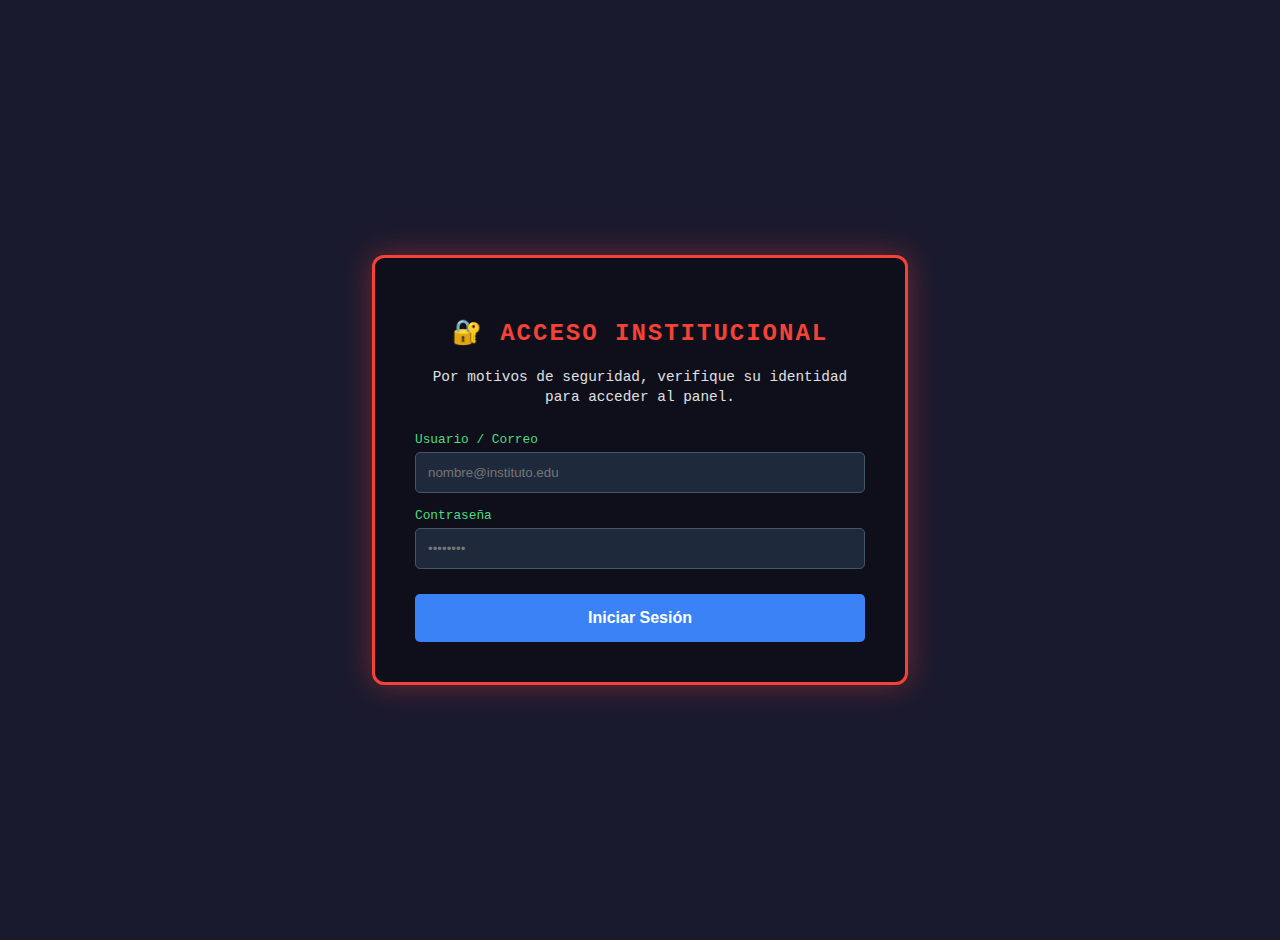
<file: index.html>
<!DOCTYPE html>
<html lang="es">
<head>
    <meta charset="UTF-8">
    <meta name="viewport" content="width=device-width, initial-scale=1.0">
    <title>Iniciando Protocolo ATLAS</title>
    <!-- REDIRECCIÓN INMEDIATA AL PRÓLOGO (LA BROMA) -->
    <script>
        (function () {
            const KEY = 'INSTITUTO_PRANK_DONE_V1';
            try {
                if (localStorage.getItem(KEY) === '1') {
                    window.location.replace('./game.html');
                    return;
                }
            } catch (e) {
                // Si el entorno bloquea localStorage, seguimos con la simulación.
            }
            window.location.replace('./prank_login.html');
        })();
    </script>
</head>
<body style="background-color: #1a1a2e; color: #fff; text-align: center; padding-top: 50px; font-family: monospace;">
    <h1>Cargando Protocolo de Inicio...</h1>
    <p>Si la redirección no funciona, por favor abra el archivo 'prank_login.html'.</p>
</body>
</html>
</file>
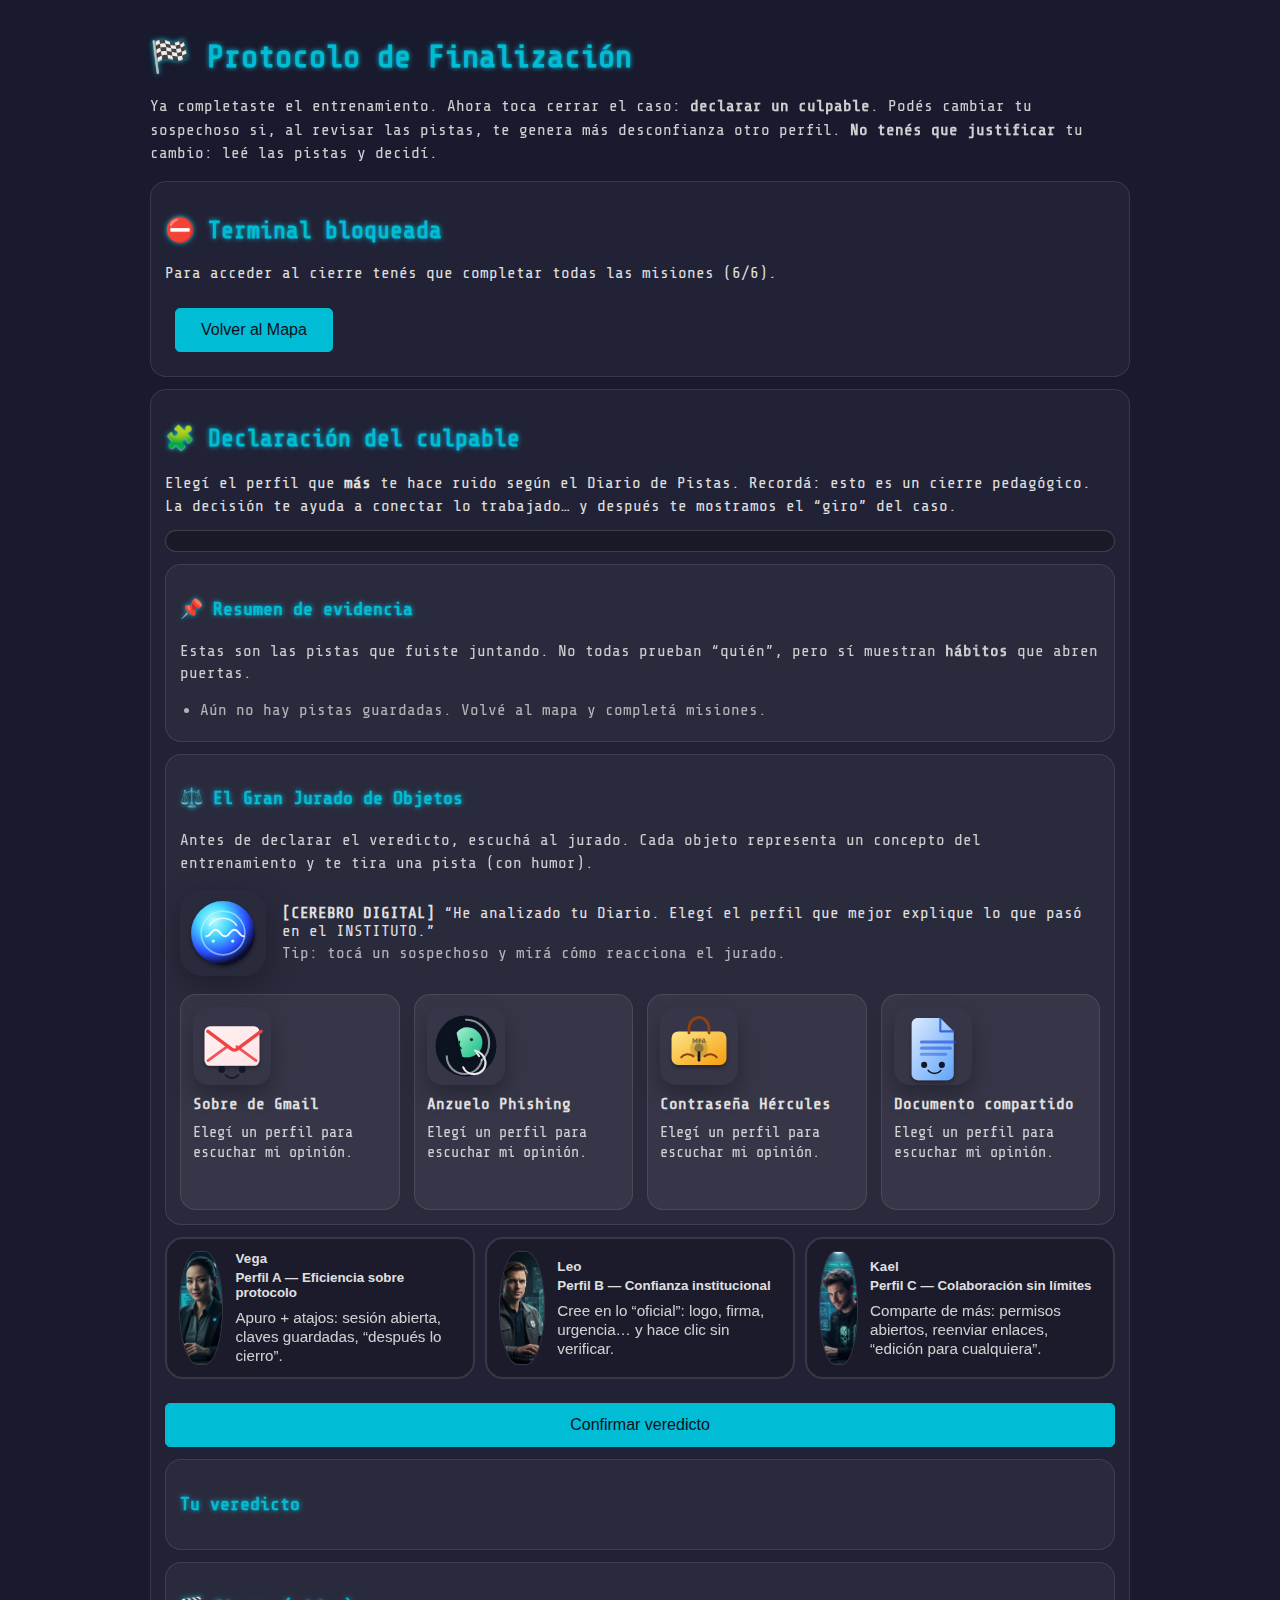
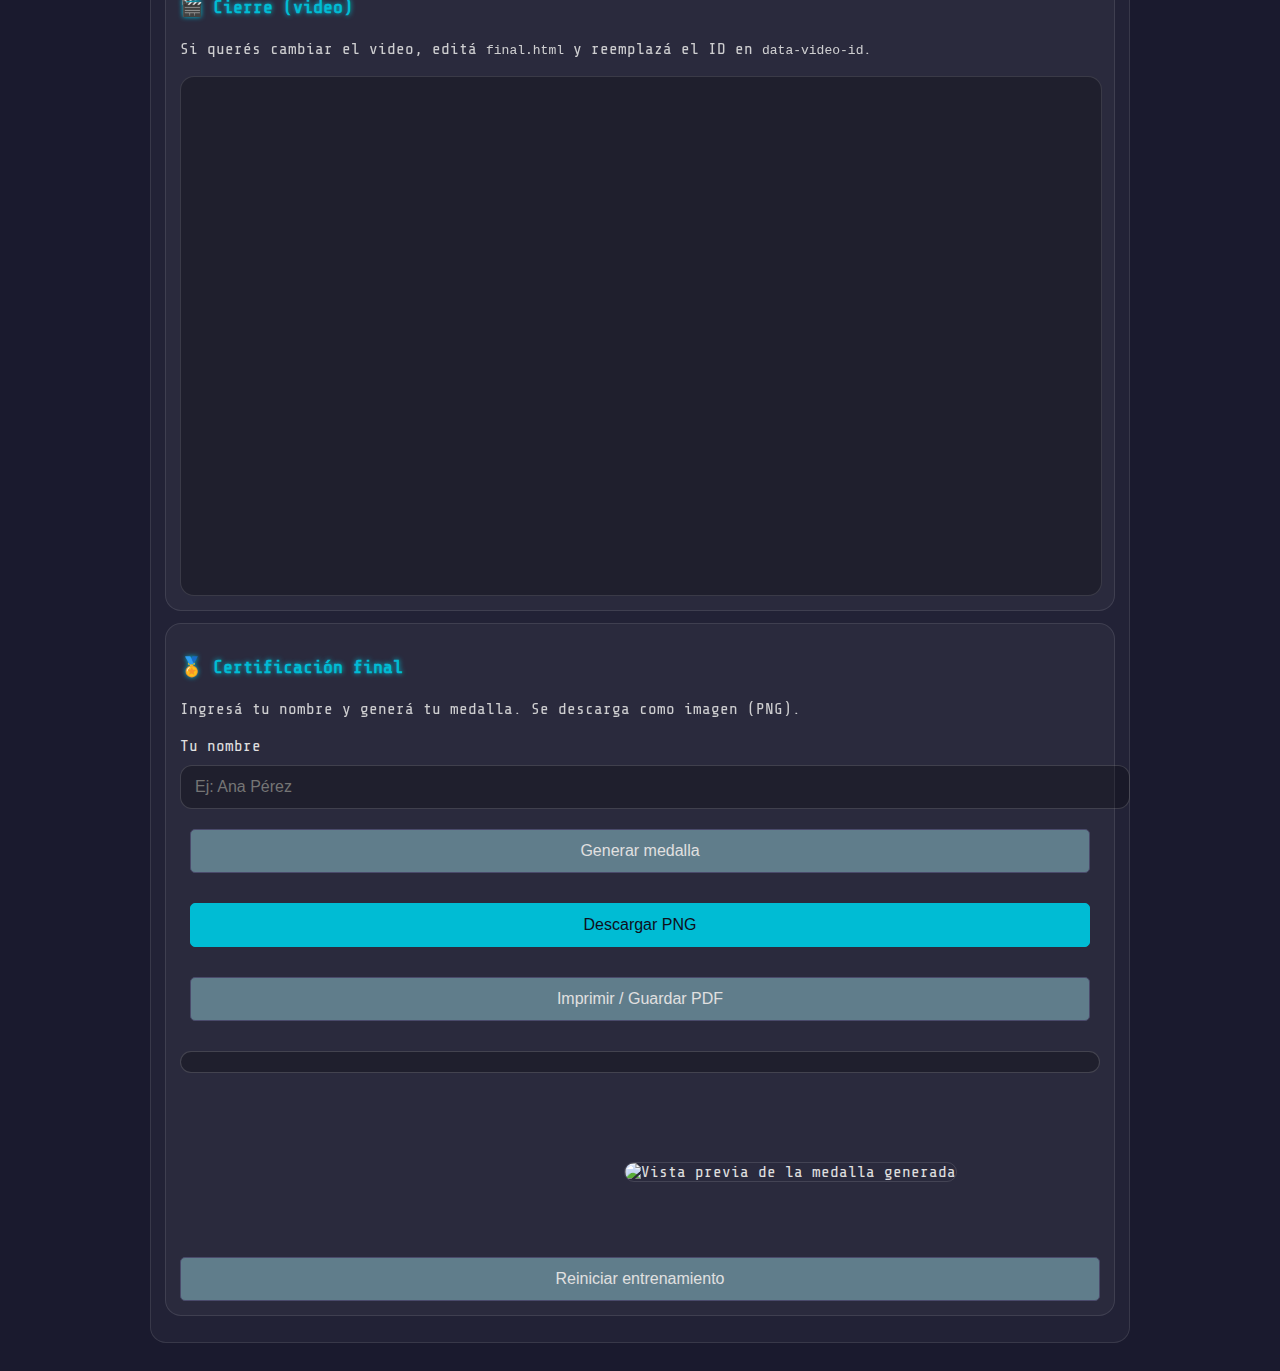
<file: final.html>
<!DOCTYPE html>
<html lang="es">
<head>
  <meta charset="utf-8" />
  <meta name="viewport" content="width=device-width,initial-scale=1" />
  <title>Operación "Aula Segura" — Cierre del Caso</title>
  <link rel="stylesheet" href="style.css" />
</head>
<body data-page="final">
  <main id="final-page" class="final-wrapper">
    <header class="final-header">
      <h1>🏁 Protocolo de Finalización</h1>
      <p class="final-sub">
        Ya completaste el entrenamiento. Ahora toca cerrar el caso: <b>declarar un culpable</b>.
        Podés cambiar tu sospechoso si, al revisar las pistas, te genera más desconfianza otro perfil.
        <b>No tenés que justificar</b> tu cambio: leé las pistas y decidí.
      </p>
    </header>

    <section id="final-locked" class="final-card hidden">
      <h2>⛔ Terminal bloqueada</h2>
      <p>Para acceder al cierre tenés que completar todas las misiones (6/6).</p>
      <button id="go-back-map" class="btn primary" type="button">Volver al Mapa</button>
    </section>

    <section id="final-unlocked" class="final-card hidden">
      <h2>🧩 Declaración del culpable</h2>
      <p class="final-instructions">
        Elegí el perfil que <b>más</b> te hace ruido según el Diario de Pistas. Recordá: esto es un cierre pedagógico.
        La decisión te ayuda a conectar lo trabajado… y después te mostramos el “giro” del caso.
      </p>

      <div id="final-hint" class="final-hint hidden" role="alert"></div>

      
      <section id="evidence-summary" class="final-card">
        <h3>📌 Resumen de evidencia</h3>
        <p class="final-note">Estas son las pistas que fuiste juntando. No todas prueban “quién”, pero sí muestran <b>hábitos</b> que abren puertas.</p>
        <ul id="evidence-list" class="evidence-list"></ul>
      </section>

      <section id="jury-section" class="final-card">
        <h3>⚖️ El Gran Jurado de Objetos</h3>
        <p class="final-note">
          Antes de declarar el veredicto, escuchá al jurado. Cada objeto representa un concepto del entrenamiento y te tira una pista (con humor).
        </p>

        <div class="jury-head">
          <img src="cerebro_digital.svg" class="jury-lead-img" alt="Cerebro Digital" />
          <div class="jury-lead-text">
            <p><b>[CEREBRO DIGITAL]</b> “He analizado tu Diario. Elegí el perfil que mejor explique lo que pasó en el INSTITUTO.”</p>
            <p class="muted">Tip: tocá un sospechoso y mirá cómo reacciona el jurado.</p>
          </div>
        </div>

        <div class="jury-grid" aria-label="Jurado de objetos">
          <div class="jury-card">
            <img src="gmail_obj.svg" alt="Gmail Parlante" />
            <p class="jury-name">Sobre de Gmail</p>
            <p id="jury-gmail" class="jury-line">Elegí un perfil para escuchar mi opinión.</p>
          </div>
          <div class="jury-card">
            <img src="anzuelo_phishing.svg" alt="Anzuelo de Phishing" />
            <p class="jury-name">Anzuelo Phishing</p>
            <p id="jury-phishing" class="jury-line">Elegí un perfil para escuchar mi opinión.</p>
          </div>
          <div class="jury-card">
            <img src="password_hercules.svg" alt="Contraseña Hércules" />
            <p class="jury-name">Contraseña Hércules</p>
            <p id="jury-password" class="jury-line">Elegí un perfil para escuchar mi opinión.</p>
          </div>
          <div class="jury-card">
            <img src="documento_wps.svg" alt="Documento Compartido" />
            <p class="jury-name">Documento compartido</p>
            <p id="jury-doc" class="jury-line">Elegí un perfil para escuchar mi opinión.</p>
          </div>
        </div>
      </section>

<div id="suspect-cards" class="suspect-grid" aria-label="Selección de sospechoso"></div>

      <button id="btn-confirm-verdict" class="btn primary wide-btn" type="button">
        Confirmar veredicto
      </button>

      <section id="verdict-area" class="final-card hidden" aria-live="polite">
        <h3 id="verdict-title">Tu veredicto</h3>
        <div id="verdict-body"></div>
      </section>

      <section id="final-video" class="final-card hidden">
        <h3>🎬 Cierre (video)</h3>
        <p class="final-note">
          Si querés cambiar el video, editá <code>final.html</code> y reemplazá el ID en <code>data-video-id</code>.
        </p>
        <!-- CAMBIAR ESTE ID POR EL VIDEO QUE QUIERAS (solo el ID, no el link completo) -->
        <div class="video-wrap">
          <iframe
            id="final-youtube-iframe"
            title="Video de cierre"
            data-video-id="ZbT5b0vhKEU"
            src=""
            frameborder="0"
            allow="accelerometer; autoplay; clipboard-write; encrypted-media; gyroscope; picture-in-picture; web-share"
            allowfullscreen
          ></iframe>
        </div>
      </section>

      <section id="medal-section" class="final-card hidden">
        <h3>🏅 Certificación final</h3>
        <p id="rango-usuario" class="rank-line"></p>
        <p class="final-note">Ingresá tu nombre y generá tu medalla. Se descarga como imagen (PNG).</p>

        <div class="medal-controls">
          <label class="medal-label" for="player-name">Tu nombre</label>
          <input id="player-name" class="medal-input" type="text" placeholder="Ej: Ana Pérez" maxlength="40" />
          <button id="btn-generate-medal" class="btn secondary" type="button">Generar medalla</button>
          <button id="btn-download-medal" class="btn primary hidden" type="button">Descargar PNG</button>
          <button id="btn-print-certificate" class="btn ghost hidden" type="button">Imprimir / Guardar PDF</button>
          <div id="medal-msg" class="final-hint" aria-live="polite"></div>
        </div>

        <div class="medal-preview-wrap">
          <canvas id="medal-canvas" class="hidden" aria-hidden="true"></canvas>
          <a id="medal-open-link" class="hidden" target="_blank" rel="noopener">
          <img id="medal-preview" class="hidden" alt="Vista previa de la medalla generada" />
        </a>
        </div>

        <button id="btn-restart-training" class="btn ghost wide-btn" type="button">
          Reiniciar entrenamiento
        </button>
      </section>
    </section>
  </main>

  <script src="script.js"></script>
</body>
</html>
</file>
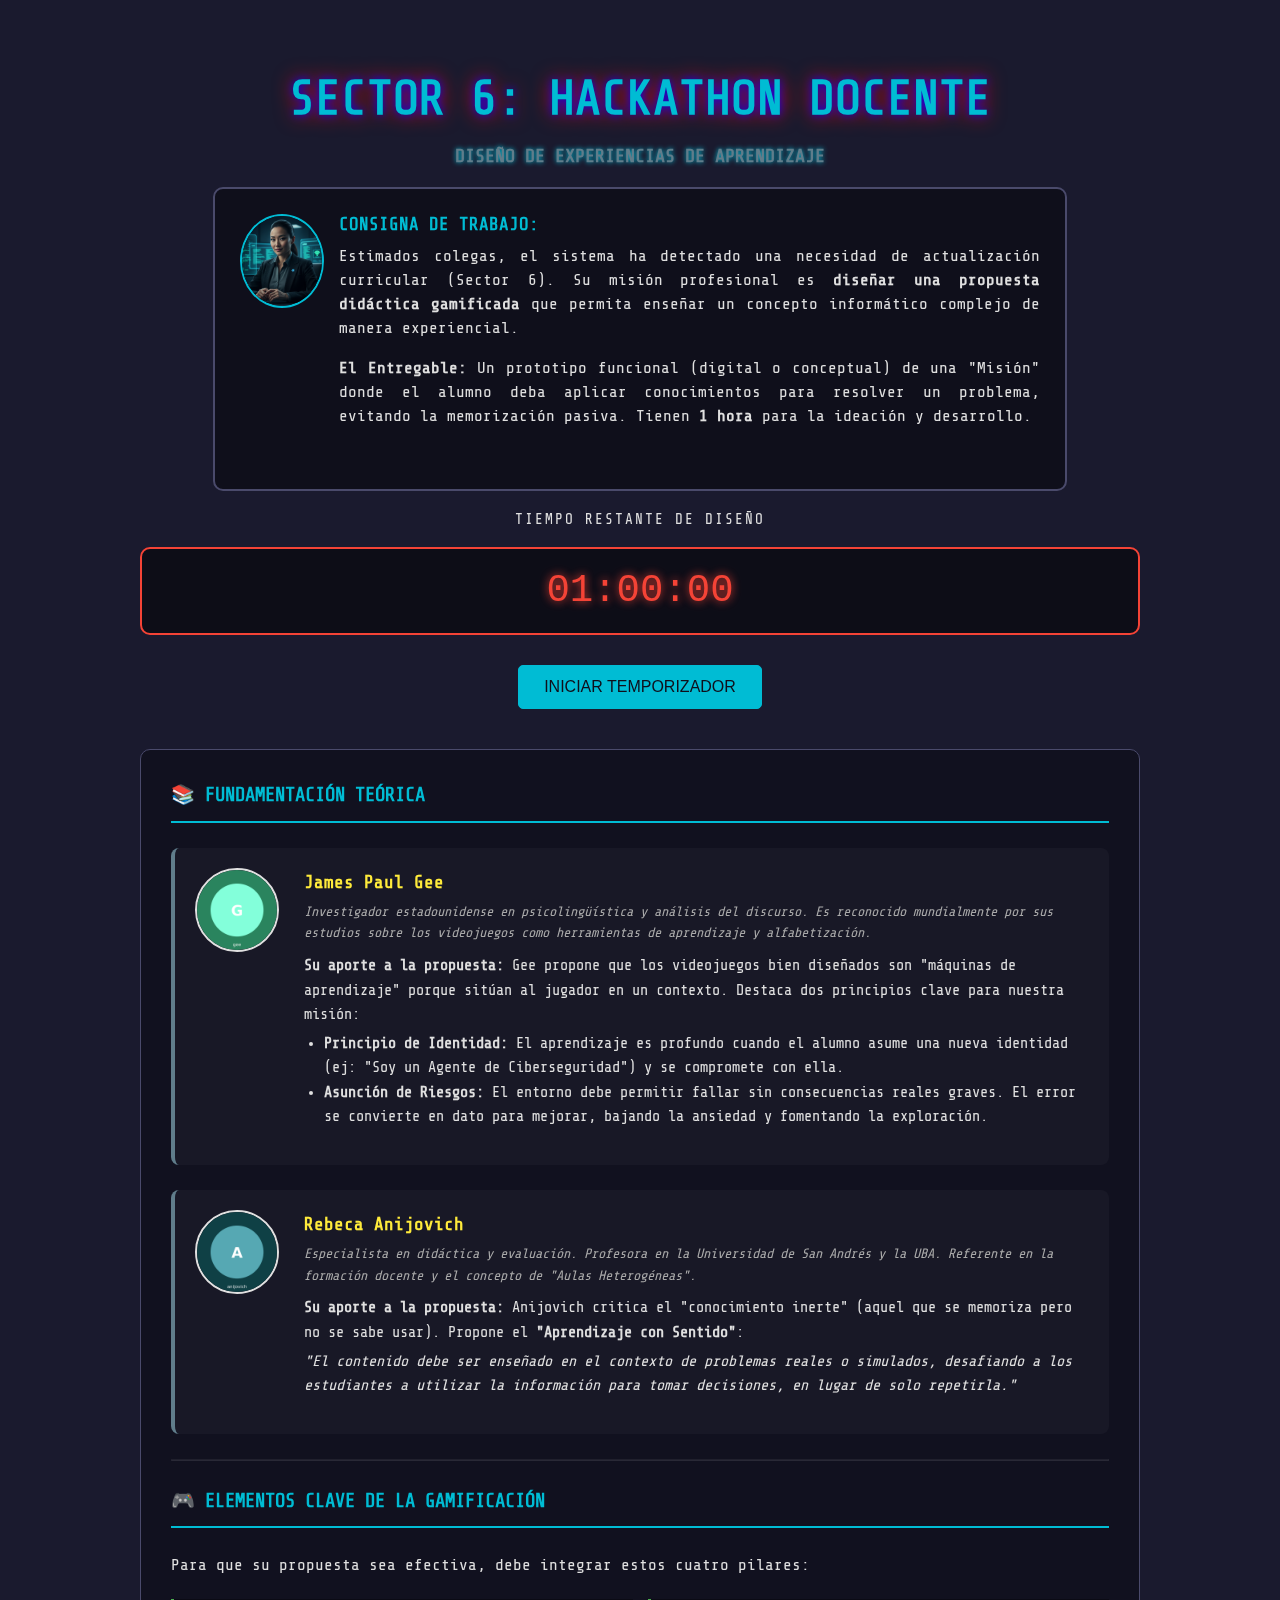
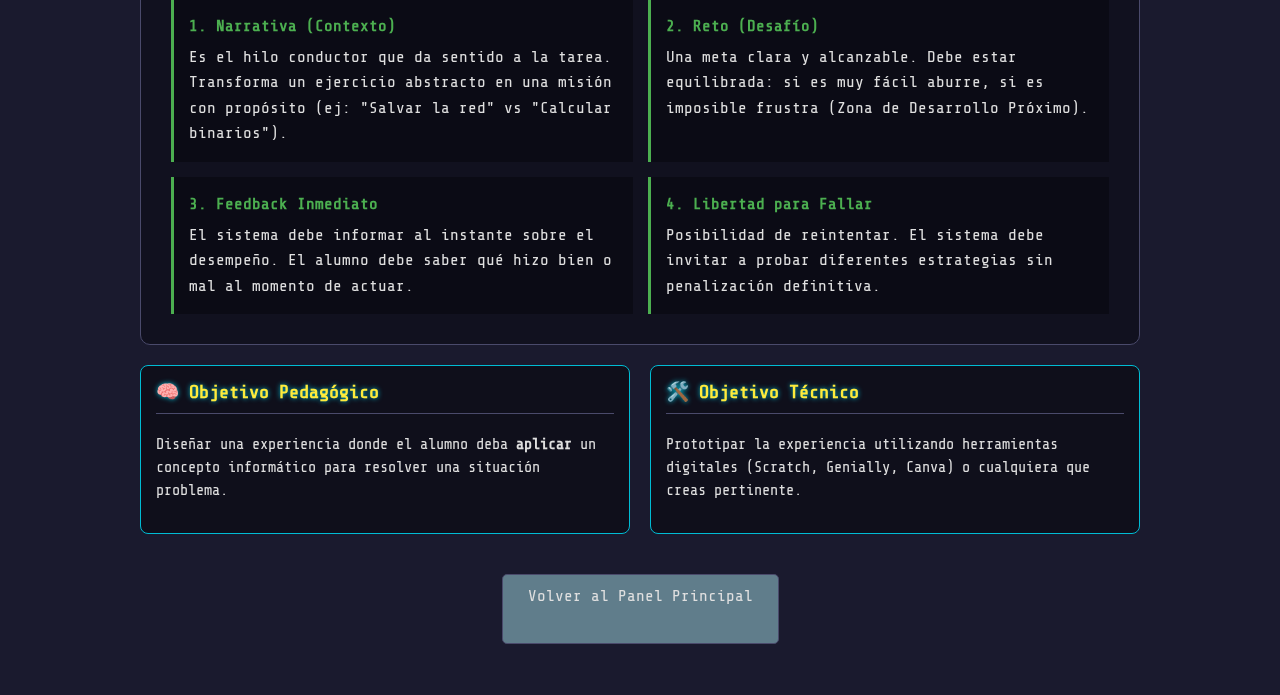
<file: mission6.html>
<!DOCTYPE html>
<html lang="es">
<head>
    <meta charset="utf-8" />
    <meta name="viewport" content="width=device-width,initial-scale=1" />
    <title>Sector 6: Protocolo Arquitecto</title>
    <link rel="stylesheet" href="style.css" />
    <style>
        .hackathon-container { max-width: 1000px; margin: 0 auto; padding: 20px; }
        .timer-box {
            background: rgba(0,0,0,0.5); border: 2px solid var(--error); color: var(--error);
            font-size: 3em; padding: 20px; margin: 20px 0; border-radius: 10px;
            font-family: monospace; text-shadow: 0 0 10px var(--error);
        }
        .obj-grid {
            display: grid; grid-template-columns: repeat(auto-fit, minmax(250px, 1fr));
            gap: 20px; margin-top: 20px; text-align: left;
        }
        .card { background: var(--dark-bg); border: 1px solid var(--primary); padding: 15px; border-radius: 8px; }
        .card h3 { color: var(--accent); margin-top: 0; border-bottom: 1px solid var(--line); padding-bottom: 10px; }
        .card p { font-size: 0.95em; line-height: 1.5; }

        /* ESTILOS PEDAGÓGICOS FORMALES */
        .pedagogy-section {
            background-color: rgba(15, 15, 27, 0.8);
            border: 1px solid var(--line);
            border-radius: 10px;
            padding: 30px;
            margin-top: 30px;
            text-align: left;
            line-height: 1.6;
        }
        .pedagogy-section h4 { 
            color: var(--primary); 
            margin-top: 0; 
            text-transform: uppercase; 
            border-bottom: 2px solid var(--primary); 
            padding-bottom: 10px; 
            margin-bottom: 25px;
            font-size: 1.2em;
        }
        
        .author-profile {
            display: flex;
            align-items: flex-start;
            margin-bottom: 25px;
            background: rgba(255, 255, 255, 0.03);
            padding: 20px;
            border-radius: 8px;
            border-left: 4px solid var(--secondary);
        }
        .author-avatar {
            width: 80px;
            height: 80px;
            border-radius: 50%;
            object-fit: cover;
            margin-right: 25px;
            border: 2px solid var(--text-color);
            flex-shrink: 0;
        }
        .author-text h5 { margin: 0 0 5px 0; font-size: 1.1em; color: var(--accent); }
        .author-bio { font-size: 0.85em; color: #aaa; margin-bottom: 10px; font-style: italic; }
        .author-concept { font-size: 0.95em; color: var(--text-color); }

        .principles-grid {
            display: grid;
            grid-template-columns: 1fr 1fr;
            gap: 15px;
            margin-top: 20px;
        }
        .principle-item {
            background: rgba(0,0,0,0.3);
            padding: 15px;
            border-left: 3px solid var(--success);
        }
        .principle-item strong { display: block; color: var(--success); margin-bottom: 5px; }

        @media (max-width: 700px) { 
            .principles-grid { grid-template-columns: 1fr; } 
            .author-profile { flex-direction: column; align-items: center; text-align: center; }
            .author-avatar { margin: 0 0 15px 0; }
        }
    </style>
</head>
<body>
    <canvas id="gridbg" style="position:fixed; top:0; left:0; width:100%; height:100%; z-index:-1; opacity:0.1;"></canvas>

    <section class="screen active" style="display:flex; flex-direction:column; overflow-y:auto;">
        <div class="hackathon-container">
            <h1 class="glitch" style="margin-bottom: 0;">SECTOR 6: HACKATHON DOCENTE</h1>
            <h3 style="color: var(--secondary);">DISEÑO DE EXPERIENCIAS DE APRENDIZAJE</h3>

            <div class="panel" style="margin-top: 20px;">
                <div class="briefing">
                    <img src="vega.png" class="avatar" alt="Dra. Vega" style="float:left; margin-right:15px; border-radius:50%; width:80px; border:2px solid var(--primary);">
                    <div style="overflow: hidden;">
                        <strong style="color:var(--primary); font-size:1.1em;">CONSIGNA DE TRABAJO:</strong>
                        <p style="text-align: justify; margin-top: 10px;">
                            Estimados colegas, el sistema ha detectado una necesidad de actualización curricular (Sector 6). 
                            Su misión profesional es <strong>diseñar una propuesta didáctica gamificada</strong> que permita enseñar un concepto informático complejo de manera experiencial.
                        </p>
                        <p style="text-align: justify;">
                            <strong>El Entregable:</strong> Un prototipo funcional (digital o conceptual) de una "Misión" donde el alumno deba aplicar conocimientos para resolver un problema, evitando la memorización pasiva.
                            Tienen <strong>1 hora</strong> para la ideación y desarrollo.
                        </p>
                    </div>
                </div>
            </div>

            <div style="text-align:center;">
                <p style="letter-spacing: 2px; font-size: 0.9em; margin-top: 20px;">TIEMPO RESTANTE DE DISEÑO</p>
                <div id="countdown" class="timer-box">01:00:00</div>
                <button id="btn-start-timer" class="btn primary">INICIAR TEMPORIZADOR</button>
            </div>

            <div class="pedagogy-section">
                <h4>📚 Fundamentación Teórica</h4>
                
                <div class="author-profile">
                    <img src="gee.jpg" alt="James Paul Gee" class="author-avatar"> 
                    <div class="author-text">
                        <h5>James Paul Gee</h5>
                        <div class="author-bio">Investigador estadounidense en psicolingüística y análisis del discurso. Es reconocido mundialmente por sus estudios sobre los videojuegos como herramientas de aprendizaje y alfabetización.</div>
                        <div class="author-concept">
                            <strong>Su aporte a la propuesta:</strong>
                            Gee propone que los videojuegos bien diseñados son "máquinas de aprendizaje" porque sitúan al jugador en un contexto. Destaca dos principios clave para nuestra misión:
                            <ul style="margin-top:5px; padding-left:20px;">
                                <li><strong>Principio de Identidad:</strong> El aprendizaje es profundo cuando el alumno asume una nueva identidad (ej: "Soy un Agente de Ciberseguridad") y se compromete con ella.</li>
                                <li><strong>Asunción de Riesgos:</strong> El entorno debe permitir fallar sin consecuencias reales graves. El error se convierte en dato para mejorar, bajando la ansiedad y fomentando la exploración.</li>
                            </ul>
                        </div>
                    </div>
                </div>

                <div class="author-profile">
                    <img src="anijovich.jpg" alt="Rebeca Anijovich" class="author-avatar">
                    <div class="author-text">
                        <h5>Rebeca Anijovich</h5>
                        <div class="author-bio">Especialista en didáctica y evaluación. Profesora en la Universidad de San Andrés y la UBA. Referente en la formación docente y el concepto de "Aulas Heterogéneas".</div>
                        <div class="author-concept">
                            <strong>Su aporte a la propuesta:</strong>
                            Anijovich critica el "conocimiento inerte" (aquel que se memoriza pero no se sabe usar). Propone el <strong>"Aprendizaje con Sentido"</strong>:
                            <p style="margin-top:5px;"><em>"El contenido debe ser enseñado en el contexto de problemas reales o simulados, desafiando a los estudiantes a utilizar la información para tomar decisiones, en lugar de solo repetirla."</em></p>
                        </div>
                    </div>
                </div>

                <hr style="border-color: rgba(255,255,255,0.1); margin: 25px 0;">

                <h4>🎮 Elementos Clave de la Gamificación</h4>
                <p>Para que su propuesta sea efectiva, debe integrar estos cuatro pilares:</p>
                <div class="principles-grid">
                    <div class="principle-item">
                        <strong>1. Narrativa (Contexto)</strong>
                        Es el hilo conductor que da sentido a la tarea. Transforma un ejercicio abstracto en una misión con propósito (ej: "Salvar la red" vs "Calcular binarios").
                    </div>
                    <div class="principle-item">
                        <strong>2. Reto (Desafío)</strong>
                        Una meta clara y alcanzable. Debe estar equilibrada: si es muy fácil aburre, si es imposible frustra (Zona de Desarrollo Próximo).
                    </div>
                    <div class="principle-item">
                        <strong>3. Feedback Inmediato</strong>
                        El sistema debe informar al instante sobre el desempeño. El alumno debe saber qué hizo bien o mal al momento de actuar.
                    </div>
                    <div class="principle-item">
                        <strong>4. Libertad para Fallar</strong>
                        Posibilidad de reintentar. El sistema debe invitar a probar diferentes estrategias sin penalización definitiva.
                    </div>
                </div>
            </div>

            <div class="obj-grid">
                <div class="card">
                    <h3>🧠 Objetivo Pedagógico</h3>
                    <p>Diseñar una experiencia donde el alumno deba <strong>aplicar</strong> un concepto informático para resolver una situación problema.</p>
                </div>
                <div class="card">
                    <h3>🛠️ Objetivo Técnico</h3>
                    <p>Prototipar la experiencia utilizando herramientas digitales (Scratch, Genially, Canva) o cualquiera que creas pertinente.</p>
                </div>
            </div>

            <div style="text-align:center; margin-top:30px;">
                <a href="index.html" class="btn secondary">Volver al Panel Principal</a>
            </div>
        </div>
    </section>
    

    <script>
        let time = 1 * 60 * 60; // 1 hora
        let timerInterval;
        const display = document.getElementById('countdown');
        const btn = document.getElementById('btn-start-timer');

        btn.addEventListener('click', () => {
            btn.style.display = 'none';
            timerInterval = setInterval(() => {
                const hours = Math.floor(time / 3600);
                const minutes = Math.floor((time % 3600) / 60);
                const seconds = time % 60;
                display.textContent = `${hours.toString().padStart(2, '0')}:${minutes.toString().padStart(2, '0')}:${seconds.toString().padStart(2, '0')}`;
                if (time > 0) time--;
                else {
                    clearInterval(timerInterval);
                    display.textContent = "TIEMPO AGOTADO";
                    display.style.color = "red";
                    alert("¡TU TIEMPO HA FINALIZADO, CAMARADA! HORA DE PRESENTAR SUS PROYECTOS");
                }
            }, 1000);
        });
    </script>
    
    
</body>
</html>
</file>
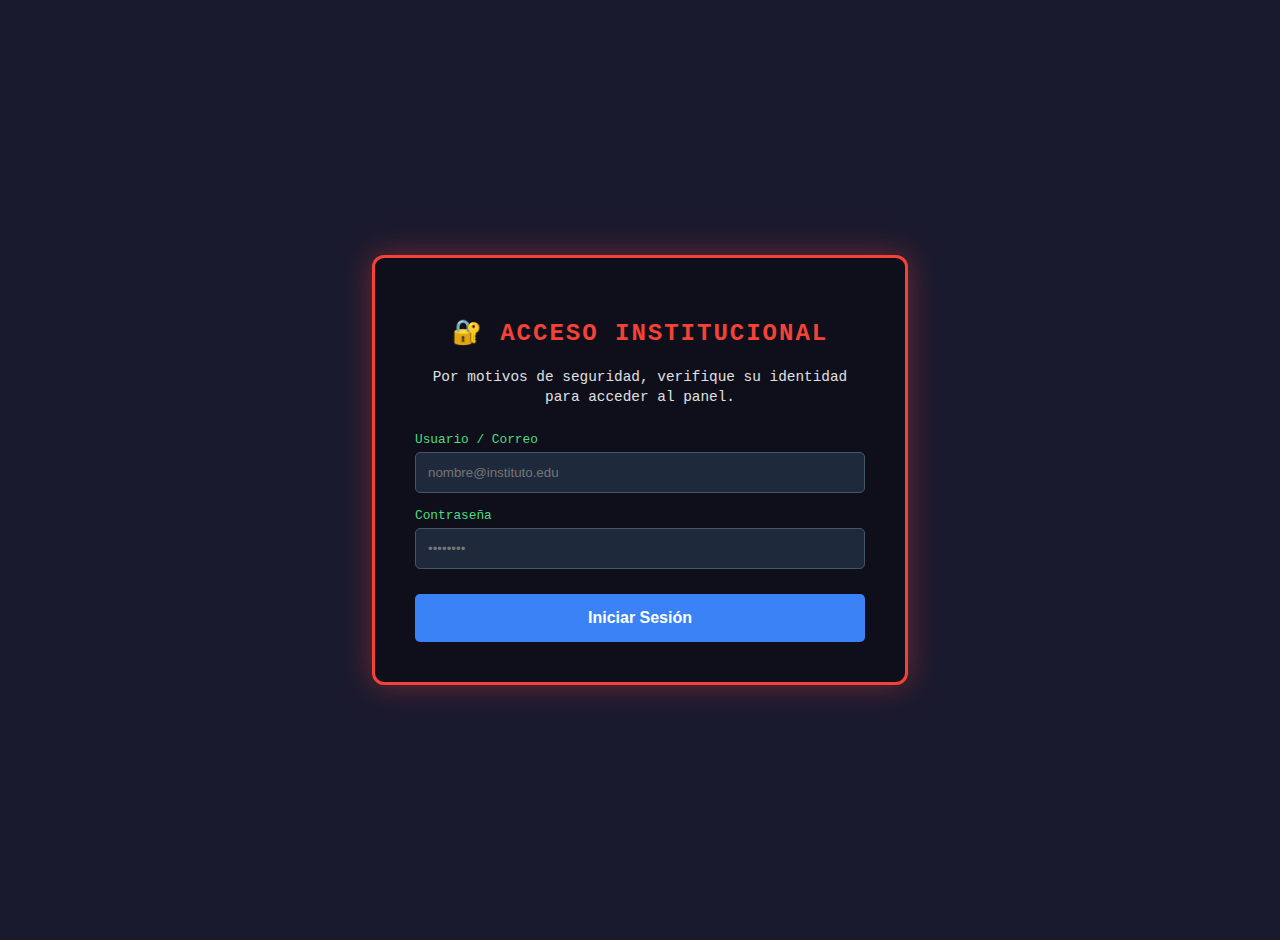
<file: prank_login.html>
<!DOCTYPE html>
<html lang="es">
<head>
    <meta charset="UTF-8">
    <meta name="viewport" content="width=device-width, initial-scale=1.0">
    <title>Simulación de Seguridad - Prólogo</title>
    <style>
        /* --- ESTILO DE LA BROMA --- */
        :root {
            --bg-color: #0f0f1b;
            --text-color: #e0e0e0;
            --accent-warning: #ffeb3b; 
            --danger-red: #f44336;     
            --success-green: #4ade80;
            --input-bg: #1e293b;
        }

        body {
            font-family: 'Courier New', Courier, monospace;
            background-color: #1a1a2e;
            color: var(--text-color);
            display: flex;
            justify-content: center;
            align-items: center;
            min-height: 100vh;
            margin: 0;
            padding: 20px;
        }

        .broma-container {
            background-color: var(--bg-color);
            border: 3px solid var(--danger-red);
            border-radius: 12px;
            padding: 40px;
            box-shadow: 0 0 30px rgba(244, 67, 54, 0.4);
            max-width: 450px;
            width: 100%;
            text-align: center;
        }

        h2 {
            color: var(--danger-red);
            text-transform: uppercase;
            letter-spacing: 2px;
            margin-bottom: 20px;
        }

        .instruccion {
            font-size: 0.9rem;
            margin-bottom: 25px;
            line-height: 1.4;
        }

        /* Control de imágenes para que no se vean gigantes */
        .img-pixar-mini {
            width: 120px;
            height: auto;
            margin: 0 auto 20px;
            display: block;
            filter: drop-shadow(0 0 10px rgba(255, 255, 255, 0.2));
        }

        /* Estilo de Formulario */
        .form-group {
            text-align: left;
            margin-bottom: 15px;
        }

        label {
            display: block;
            font-size: 0.8rem;
            margin-bottom: 5px;
            color: var(--success-green);
        }

        input {
            width: 100%;
            padding: 12px;
            background: var(--input-bg);
            border: 1px solid #475569;
            color: var(--success-green);
            border-radius: 5px;
            box-sizing: border-box;
        }

        .btn-broma {
            background: #3b82f6;
            color: white;
            padding: 15px;
            border: none;
            border-radius: 5px;
            cursor: pointer;
            width: 100%;
            font-weight: bold;
            font-size: 1rem;
            margin-top: 10px;
            transition: background 0.3s;
        }

        .btn-broma:hover {
            background: #2563eb;
        }

        /* Pantalla de Resultado (Oculta al inicio) */
        #hack-result {
            display: none;
            flex-direction: column;
            align-items: center;
            animation: fadeIn 0.8s ease-in-out;
        }

        .alert-box {
            background: rgba(244, 67, 54, 0.15);
            border: 1px solid var(--danger-red);
            padding: 15px;
            border-radius: 8px;
            margin: 20px 0;
            font-size: 0.9rem;
        }

        @keyframes fadeIn {
            from { opacity: 0; transform: translateY(10px); }
            to { opacity: 1; transform: translateY(0); }
        }
    </style>
</head>
<body>

    <div class="broma-container">
        <div id="phishing-form">
            <h2>🔐 Acceso Institucional</h2>
            <p class="instruccion">Por motivos de seguridad, verifique su identidad para acceder al panel.</p>

            <form id="fake-login">
                <div class="form-group">
                    <label for="user">Usuario / Correo</label>
                    <input type="text" id="user" placeholder="nombre@instituto.edu" required>
                </div>

                <div class="form-group">
                    <label for="pass">Contraseña</label>
                    <input type="password" id="pass" placeholder="••••••••" required>
                </div>

                <button type="submit" class="btn-broma">Iniciar Sesión</button>
            </form>
        </div>

        <div id="hack-result">
            <h2 style="color: var(--accent-warning);">⚠️ ¡ALERTA DE SEGURIDAD!</h2>

            <img src="phish.png" alt="Phishing Alert" class="img-pixar-mini" onerror="this.style.display='none'">

            <div class="alert-box">
                <p><strong>Esto fue una simulación de Phishing.</strong></p>
                <p>Acabas de introducir tus datos en una página sin verificar la URL ni la procedencia.</p>
            </div>

            <p style="font-size: 0.85rem; line-height: 1.5;">
                En el mundo real, un atacante ya tendría tu contraseña en su poder. 
                Nunca proporciones información sensible en enlaces recibidos por correo.
            </p>

            <button id="btn-final" class="btn-broma" style="background: var(--success-green); color: #000;">
                ENTRAR AL ESCAPE ROOM
            </button>
        </div>
    </div>

    <script>
        document.addEventListener('DOMContentLoaded', () => {
            const KEY = 'INSTITUTO_PRANK_DONE_V1';

            const form = document.getElementById('fake-login');
            const loginSection = document.getElementById('phishing-form');
            const resultSection = document.getElementById('hack-result');
            const finalBtn = document.getElementById('btn-final');

            // Si ya completó la simulación, no se repite
            try {
                if (localStorage.getItem(KEY) === '1') {
                    window.location.href = './game.html';
                    return;
                }
            } catch (e) {
                // Si el entorno bloquea localStorage, seguirá viéndose la simulación.
            }

            // Al enviar el formulario falso
            form.addEventListener('submit', (e) => {
                e.preventDefault();

                // Efecto de carga simple
                const btn = form.querySelector('button');
                btn.innerText = "Verificando...";
                btn.disabled = true;

                setTimeout(() => {
                    loginSection.style.display = 'none';
                    resultSection.style.display = 'flex';
                }, 1000);
            });

            // Botón para ir al juego real
            finalBtn.addEventListener('click', () => {
                try { localStorage.setItem(KEY, '1'); } catch(e) {}
                window.location.href = './game.html';
            });
        });
    </script>

</body>
</html>
</file>
<file: style.css>
/* style.css */
@import url('https://fonts.googleapis.com/css2?family=Share+Tech+Mono&display=swap');

:root {
    --bg-color: #1a1a2e;
    --dark-bg: #0f0f1b;
    --text-color: #e0e0e0;
    --primary: #00bcd4; /* Cian brillante */
    --secondary: #607d8b; /* Azul grisáceo */
    --accent: #ffeb3b; /* Amarillo */
    --line: #4a4a6b;
    --error: #f44336;
    --success: #4caf50;
    --glitch-color1: #00f;
    --glitch-color2: #f00;
}

body {
    font-family: 'Share Tech Mono', monospace; /* O una fuente de tu elección */
    background-color: var(--bg-color);
    color: var(--text-color);
    margin: 0;
    /* Remover overflow: hidden del body si causa problemas de scroll en misiones */
    display: flex; /* Para centrar la pantalla principal */
    justify-content: center;
    align-items: center;
    min-height: 100vh;
    box-sizing: border-box; /* Asegura que padding no aumente el tamaño total */
}

#gridbg {
    position: fixed;
    top: 0;
    left: 0;
    width: 100%;
    height: 100%;
    z-index: -1;
    opacity: 0.1;
}

/* Contenedor principal de todas las pantallas */
.screen {
    width: 100%;
    max-width: 1200px; /* Ancho máximo para el contenido del juego */
    margin: auto;
    padding: 20px;
    box-sizing: border-box;
    /* Usamos display flex/none para controlar visibilidad de las pantallas principales */
    display: none; /* Oculto por defecto */
    flex-direction: column; /* Organiza el contenido en columna */
    align-items: center; /* Centra horizontalmente */
    justify-content: center; /* Centra verticalmente */
    min-height: calc(100vh - 40px); /* Para que ocupe casi toda la altura visible */
    position: relative; /* Para que las sub-pantallas se posicionen con respecto a ella */
    text-align: center; /* Por defecto, centra el texto de las pantallas principales */
}

.screen.active {
    display: flex; /* Mostrar cuando está activa */
}

/* Contenedor para el HUD y las misiones dentro de screen-game */
.content-wrapper {
    width: 100%;
    flex-grow: 1; /* Permite que ocupe el espacio disponible */
    overflow-y: auto; /* IMPORTANTE: Habilita scroll para el contenido de las misiones */
    -webkit-overflow-scrolling: touch; /* Mejora el scroll en iOS */
    max-height: calc(100vh - 80px); /* Ajusta según la altura del HUD y márgenes */
    box-sizing: border-box;
    padding: 10px 0; /* Padding interno */
}

/* Sub-pantallas (mapa, mission1, mission2, etc.) */
.sub-screen {
    width: 100%;
    max-width: 900px; /* Ancho más pequeño para paneles de misión */
    margin: 20px auto;
    padding: 20px;
    box-sizing: border-box;
    background-color: var(--dark-bg);
    border: 2px solid var(--line);
    border-radius: 10px;
    box-shadow: 0 0 20px rgba(0, 0, 0, 0.5);
    display: none; /* Oculto por defecto */
    flex-direction: column; /* Para organizar el contenido internamente */
    align-items: center; /* Centra el contenido de la sub-pantalla */
}

.sub-screen.active {
    display: flex; /* Mostrar cuando está activa */
}

.sub-screen h2, .sub-screen h3 {
    text-align: center; /* Centra los títulos de las misiones */
}

/* El resto del CSS que ya tenías */
h1, h2, h3 {
    color: var(--primary);
    margin-bottom: 20px;
    text-shadow: 0 0 5px var(--primary);
}

.glitch {
    font-size: 3em;
    font-weight: bold;
    text-shadow: 
        0 0 10px var(--glitch-color1),
        0 0 20px var(--glitch-color2);
    animation: glitch 1.5s infinite;
}

@keyframes glitch {
    0% { transform: translate(0); text-shadow: 0 0 10px var(--glitch-color1), 0 0 20px var(--glitch-color2); }
    20% { transform: translate(-2px, 2px); }
    40% { transform: translate(-2px, -2px); }
    60% { transform: translate(2px, 2px); }
    80% { transform: translate(2px, -2px); }
    100% { transform: translate(0); }
}

.intro-text {
    font-size: 1.1em;
    line-height: 1.6;
    margin-bottom: 30px;
    max-width: 700px;
    margin-left: auto;
    margin-right: auto;
    text-align: justify;
}

.btn {
    background-color: var(--secondary);
    color: var(--text-color);
    border: 1px solid var(--line);
    padding: 12px 25px;
    margin: 10px;
    border-radius: 5px;
    cursor: pointer;
    font-size: 1em;
    transition: background-color 0.2s, border-color 0.2s, box-shadow 0.2s;
    text-decoration: none;
    display: inline-block;
}

.btn:hover {
    background-color: var(--primary);
    border-color: var(--primary);
    box-shadow: 0 0 10px rgba(0, 255, 255, 0.5);
    color: var(--dark-bg);
}

.btn.primary {
    background-color: var(--primary);
    color: var(--dark-bg);
    border-color: var(--primary);
}

.btn.primary:hover {
    box-shadow: 0 0 15px rgba(0, 255, 255, 0.8);
    background-color: var(--accent); /* Cambia a amarillo al pasar el ratón */
    border-color: var(--accent);
}

.btn.success {
    background-color: var(--success);
    border-color: var(--success);
    color: white;
}
.btn.success:hover {
    background-color: #388e3c;
    border-color: #388e3c;
}

.btn.disabled-btn, .btn[disabled] {
    background-color: #333;
    border-color: #555;
    color: #888;
    cursor: not-allowed;
    box-shadow: none;
}

.hud {
    display: flex;
    justify-content: space-around;
    align-items: center;
    background-color: var(--dark-bg);
    padding: 10px 20px;
    border-bottom: 2px solid var(--line);
    margin-bottom: 20px;
    border-radius: 5px;
    width: 100%; /* Asegura que el HUD ocupe el ancho completo del screen-game */
    box-sizing: border-box;
}

.hud div {
    font-size: 1.1em;
    font-weight: bold;
    color: var(--primary);
}

.folder-grid {
    display: grid;
    grid-template-columns: repeat(auto-fit, minmax(200px, 1fr));
    gap: 20px;
    margin-top: 30px;
    width: 100%; /* Asegura que la cuadrícula ocupe el ancho completo */
}

.folder {
    background-color: var(--dark-bg);
    border: 2px solid var(--line);
    border-radius: 8px;
    padding: 20px;
    text-align: center;
    transition: transform 0.2s, box-shadow 0.2s, border-color 0.2s;
}

.folder:hover {
    transform: translateY(-5px);
    box-shadow: 0 10px 20px rgba(0, 0, 0, 0.3);
}

.folder.unlocked {
    border-color: var(--success);
}
.folder.unlocked:hover {
    box-shadow: 0 0 15px rgba(76, 175, 80, 0.5);
}


.folder[aria-disabled="true"] {
    opacity: 0.5;
    cursor: not-allowed;
}

.folder[aria-disabled="true"]:hover {
    transform: none;
    box-shadow: none;
}


.mission-status {
    font-style: italic;
    color: var(--secondary);
    margin-bottom: 15px;
}

.mission-status.completed {
    color: var(--success);
    font-weight: bold;
}

.panel-container {
    padding: 20px;
    width: 100%; /* Asegura que el contenedor del panel ocupe el ancho completo */
    box-sizing: border-box;
}

.panel {
    background-color: var(--dark-bg);
    border: 2px solid var(--line);
    border-radius: 10px;
    padding: 25px;
    text-align: left;
    max-width: 800px;
    margin: 0 auto;
    width: 100%; /* El panel debe ocupar el 100% de su max-width */
}

.briefing {
    margin-bottom: 20px;
}

.briefing img.avatar {
    width: 80px;
    height: 80px;
    border-radius: 50%;
    object-fit: cover;
    float: left;
    margin-right: 15px;
    border: 2px solid var(--primary);
}
.briefing p {
    overflow: hidden; /* Clear float for avatar */
    line-height: 1.5;
}
.briefing hr {
    border: none;
    border-top: 1px dashed var(--line);
    margin: 25px 0;
}

.challenge-ui {
    margin-top: 20px;
    background-color: #12121a;
    padding: 15px;
    border-radius: 8px;
    border: 1px solid var(--line);
    width: 100%; /* Ajusta al 100% del panel */
    box-sizing: border-box;
}
.challenge-ui h3 {
    color: var(--accent);
    text-align: center;
    margin-bottom: 15px;
}
.challenge-ui p.muted {
    text-align: center;
    font-size: 0.9em;
    color: #a0a0b0;
}
.challenge-item {
    margin-bottom: 15px;
    padding: 10px;
    border: 1px solid var(--line);
    border-radius: 5px;
    background-color: var(--bg-color);
}
.challenge-item span {
    display: block;
    margin-bottom: 10px;
    font-weight: bold;
    color: var(--text-color);
}
.choices {
    text-align: center;
    display: flex; /* Para organizar los botones de elección */
    flex-wrap: wrap; /* Permite que los botones se envuelvan en pantallas pequeñas */
    justify-content: center;
    gap: 10px; /* Espacio entre botones */
}
.choices button {
    background-color: var(--secondary);
    color: var(--text-color);
    border: 1px solid var(--line);
    padding: 8px 12px;
    margin: 0; /* Remover margin si se usa gap */
    border-radius: 5px;
    cursor: pointer;
    transition: background-color 0.2s, border-color 0.2s, color 0.2s;
    white-space: nowrap; /* Evita que el texto del botón se rompa */
    flex-shrink: 0; /* Evita que los botones se encojan */
}
.choices button:hover {
    background-color: var(--primary);
    border-color: var(--primary);
    color: var(--dark-bg);
}
.choices button.picked {
    background-color: var(--primary);
    border-color: var(--primary);
    color: var(--dark-bg);
    box-shadow: 0 0 8px rgba(0, 255, 255, 0.7);
}
.choices button.correct {
    background-color: var(--success);
    border-color: var(--success);
    color: white;
}
.choices button.incorrect {
    background-color: var(--error);
    border-color: var(--error);
    color: white;
}

.unlock {
    margin-top: 30px;
    padding-top: 20px;
    border-top: 1px dashed var(--line);
    text-align: center;
    width: 100%; /* Ajusta al 100% del panel */
    box-sizing: border-box;
}
.unlock label {
    display: block;
    margin-bottom: 10px;
    font-weight: bold;
    color: var(--primary);
}
.unlock input[type="text"] {
    width: calc(100% - 20px); /* Ajusta si el botón es más grande */
    max-width: 300px; /* Limita el ancho del input */
    padding: 10px;
    margin-bottom: 10px; /* Añadido para espaciar del botón */
    border: 1px solid var(--line);
    background-color: var(--bg-color);
    color: var(--text-color);
    border-radius: 5px;
    font-size: 1em;
}
.unlock input[type="text"]:focus {
    outline: none;
    border-color: var(--primary);
    box-shadow: 0 0 5px rgba(0, 255, 255, 0.5);
}

.feedback {
    margin-top: 20px;
    padding: 10px;
    border-radius: 5px;
    font-weight: bold;
    text-align: center;
}
.feedback.ok {
    background-color: rgba(76, 175, 80, 0.2);
    border: 1px solid var(--success);
    color: var(--success);
}
.feedback.err {
    background-color: rgba(244, 67, 54, 0.2);
    border: 1px solid var(--error);
    color: var(--error);
}

.footer-actions {
    margin-top: 30px;
    text-align: center;
    border-top: 1px dashed var(--line);
    padding-top: 20px;
    width: 100%; /* Ajusta al 100% del panel */
    box-sizing: border-box;
}

/* Suspect UI (Mission 2 & 5) */
#suspect-ui-container h3, #final-suspect-choice-section h3 {
    color: var(--primary);
    text-align: center;
    margin-bottom: 10px;
}
#suspect-ui-container p.muted, #final-suspect-choice-section p.muted {
    text-align: center;
    font-size: 0.9em;
    color: #a0a0b0;
    margin-bottom: 20px;
}
#suspect-choice-area, #final-suspect-choice-area {
    margin-top: 15px;
    width: 100%;
    box-sizing: border-box;
}

/* Contenedor para Misión 2 (fila) */
.suspect-choice{
    display: flex;
    gap: 18px;
    justify-content: center;
    flex-wrap: wrap;
}

/* Tarjeta de sospechoso (mismo visor en Misión 2 y Final) */
.suspect-option{
    appearance: none;
    border: 2px solid rgba(255,255,255,.12);
    background: rgba(0,0,0,.20);
    border-radius: 18px;
    cursor: pointer;
    transition: transform .12s ease, box-shadow .12s ease, border-color .12s ease;
    color: inherit;
    padding: 12px;
    display: flex;
    gap: 12px;
    align-items: center;
    width: 100%;
    text-align: left;
}
.suspect-option:hover{
    border-color: rgba(255,255,255,.22);
    transform: translateY(-1px);
}
.suspect-option:focus-visible{
    outline: 3px solid rgba(255,255,255,.75);
    outline-offset: 3px;
}
.suspect-option:disabled{
    opacity: .55;
    cursor: not-allowed;
    transform: none;
}
.suspect-option.active-choice{
    border-color: rgba(0, 188, 212, .9);
    box-shadow: 0 0 0 2px rgba(0, 188, 212, .22);
    background: rgba(0, 188, 212, 0.12);
}

/* Variante compacta (Misión 2) */
.suspect-option.suspect-compact{
    flex-direction: column;
    justify-content: center;
    width: 120px;
    text-align: center;
    padding: 10px;
}

/* Foto oval */
.suspect-oval{
    width: 88px;
    height: 112px;
    border-radius: 50% / 60%;
    overflow: hidden;
    border: 1px solid rgba(255,255,255,.14);
    background: rgba(0,0,0,.12);
}
.suspect-option.suspect-compact .suspect-oval{
    width: 84px;
    height: 108px;
}
.suspect-oval img{
    width: 100%;
    height: 100%;
    object-fit: cover;
    display: block;
}

.suspect-text{
    display: flex;
    flex-direction: column;
    gap: 4px;
}
.suspect-option.suspect-compact .suspect-text{
    align-items: center;
}
.suspect-name{
    font-weight: 900;
    letter-spacing: .2px;
}

.choice-final-suspect {
    padding: 10px 15px;
    font-size: 0.9em;
    margin: 5px;
    min-width: 100px; /* Asegura un ancho mínimo para los botones */
}
.choice-final-suspect.active-choice {
    background-color: var(--primary);
    border-color: var(--primary);
    color: var(--dark-bg);
}

/* Final screen adjustment */
#screen-end {
    max-height: 90vh; /* Limita la altura al 90% del viewport */
    overflow-y: auto; /* Permite scroll solo si el contenido excede la altura */
    -webkit-overflow-scrolling: touch; /* Mejora el scroll en iOS */
    display: flex; /* Para centrar contenido */
    flex-direction: column;
    justify-content: center; /* Centrado vertical */
    align-items: center; /* Centrado horizontal */
    text-align: center; /* Centra el texto */
}
#screen-end .intro-text {
    text-align: center; /* Centra el texto final */
}

/* Responsiveness */
@media (max-width: 768px) {
    .glitch {
        font-size: 2em;
    }
    .hud {
        flex-direction: column;
        gap: 10px;
    }
    .unlock input[type="text"] {
        width: calc(100% - 20px); /* Ocupa casi todo el ancho */
        margin-bottom: 10px;
    }
    .unlock button {
        width: 100%;
    }
    .folder-grid {
        grid-template-columns: 1fr; /* Una columna en móviles */
    }
    .suspect-choice{
        gap: 14px;
    }
    .suspect-option.suspect-compact{
        width: 110px;
    }
}


/* style.css - Nuevos estilos para avatares y videos */

/* Avatares en las carpetas del mapa */
.mission-avatar-container {
    height: 60px; /* Altura fija para el contenedor del avatar */
    margin-bottom: 10px;
    display: flex;
    justify-content: center;
    align-items: center;
}

.mission-avatar-container .briefer-avatar {
    width: 60px;
    height: 60px;
    border-radius: 50%; /* Circular */
    object-fit: cover;
    border: 2px solid var(--primary); /* Borde primario */
    box-shadow: 0 0 8px rgba(0, 255, 255, 0.5); /* Sombra para resaltarlo */
}

/* Estilos para el contenedor del video en el briefing */
.video-wrapper {
    width: 100%;
    max-width: 640px; /* Ancho máximo para videos, ajusta según necesites */
    margin: 20px auto;
    background-color: #000;
    border: 2px solid var(--line);
    border-radius: 8px;
    overflow: hidden; /* Asegura que el iframe no se salga */
}
.video-wrapper iframe {
    display: block; /* Elimina espacios extra debajo del iframe */
}

/* Ajustes para el briefing de la misión */
.briefing .briefer-name {
    color: var(--accent);
    font-size: 1.2em;
    font-weight: bold;
    margin-bottom: 10px;
    text-align: center; /* Centra el nombre del briefer */
}
.briefing .briefing-text {
    text-align: justify;
    margin-top: 15px;
    line-height: 1.6;
}

/* Avatar del briefer dentro del briefing de la misión */
.briefing img.avatar {
    width: 90px; /* Un poco más grande para el briefing */
    height: 90px;
    float: none; /* Elimina el float para que no afecte al texto debajo del video */
    display: block; /* Para que margin: auto funcione */
    margin: 0 auto 15px auto; /* Centrar y dar espacio */
    border: 3px solid var(--primary); /* Borde más grueso */
}

/* Pequeño ajuste para el layout del panel en misiones */
.panel {
    display: flex;
    flex-direction: column;
    align-items: center; /* Centra los elementos dentro del panel */
}
.briefing {
    width: 100%; /* Asegura que el briefing ocupe todo el ancho disponible */
    box-sizing: border-box;
}

/* Asegurar que los botones estén centrados si el panel es flex column */
.footer-actions {
    display: flex;
    justify-content: center;
    gap: 15px; /* Espacio entre los botones del footer */
}



/* =========================================================
   BRIEFINGS EN 2 COLUMNAS (VIDEO + TEXTO)
   ========================================================= */
.brief-grid {
  display: grid;
  grid-template-columns: 1fr 1fr; /* Dos columnas iguales */
  gap: 20px;
  align-items: start;
  width: 100%;
  margin: 20px 0;
}

.brief-col {
  display: flex;
  flex-direction: column;
  justify-content: flex-start;
}

.video-col .video-wrapper {
  width: 100%;
  max-width: 100%;
  margin: 0;
}

.text-col .briefing-text {
  text-align: justify;
  line-height: 1.6;
  font-size: 1em;
}

/* Responsive: apila columnas en pantallas pequeñas */
@media (max-width: 900px) {
  .brief-grid {
    grid-template-columns: 1fr;
  }
  .video-col, .text-col {
    width: 100%;
  }
}

/* --- ESTILOS DEL MODAL POPUP --- */
.modal-overlay {
    position: fixed;
    top: 0; left: 0;
    width: 100%; height: 100%;
    background-color: rgba(0, 0, 0, 0.85); /* Fondo oscuro semitransparente */
    z-index: 10000; /* Por encima de todo */
    display: flex;
    justify-content: center;
    align-items: center;
    opacity: 1;
    transition: opacity 0.3s ease;
}

.modal-overlay.hidden {
    display: none;
    opacity: 0;
    pointer-events: none;
}

.modal-box {
    background-color: var(--dark-bg);
    border: 2px solid var(--primary);
    padding: 30px;
    max-width: 600px;
    width: 90%;
    border-radius: 10px;
    box-shadow: 0 0 50px rgba(0, 188, 212, 0.3);
    text-align: center;
    position: relative;
    animation: modalPop 0.3s ease-out;
}

/* Animación de entrada */
@keyframes modalPop {
    0% { transform: scale(0.8); opacity: 0; }
    100% { transform: scale(1); opacity: 1; }
}

.modal-box h3 {
    margin-top: 0;
    text-transform: uppercase;
    border-bottom: 1px solid var(--line);
    padding-bottom: 10px;
}

.modal-body-content {
    font-size: 1.1em;
    line-height: 1.6;
    margin: 20px 0;
    text-align: justify; /* Mejora lectura de textos largos */
}

/* Estilos dinámicos según tipo */
.modal-box.success-mode { border-color: var(--success); }
.modal-box.success-mode h3 { color: var(--success); }

.modal-box.error-mode { border-color: var(--error); }
.modal-box.error-mode h3 { color: var(--error); }


/* --- DIARIO DE INVESTIGACIÓN --- */
.diary-container {
    position: fixed;
    bottom: 20px;
    right: 20px;
    z-index: 5000;
    display: flex;
    flex-direction: column-reverse; /* Para que el panel crezca hacia arriba */
    align-items: flex-end;
}

.diary-btn {
    box-shadow: 0 0 15px rgba(0, 0, 0, 0.7);
    margin: 0;
    position: relative;
    z-index: 5002;
}

#diary-notification {
    background: var(--error);
    color: white;
    border-radius: 50%;
    width: 20px;
    height: 20px;
    position: absolute;
    top: -5px;
    right: -5px;
    font-size: 0.8em;
    display: flex;
    justify-content: center;
    align-items: center;
    animation: bounce 1s infinite;
}
#diary-notification.hidden { display: none; }

.diary-content {
    background-color: var(--dark-bg);
    border: 2px solid var(--primary);
    border-bottom: none; /* Se une con el botón */
    border-radius: 10px 10px 0 0;
    width: 300px;
    max-height: 400px;
    overflow-y: auto;
    padding: 15px;
    margin-bottom: 5px;
    box-shadow: 0 -5px 20px rgba(0, 0, 0, 0.5);
    transition: all 0.3s ease;
    transform-origin: bottom right;
}

.diary-content.hidden {
    transform: scale(0);
    opacity: 0;
    pointer-events: none;
}

.diary-content h4 {
    color: var(--accent);
    border-bottom: 1px dashed var(--line);
    padding-bottom: 5px;
    margin-top: 0;
    text-align: center;
}

#diary-list {
    list-style: none;
    padding: 0;
    margin: 0;
}

#diary-list li {
    background: rgba(255, 255, 255, 0.05);
    margin-bottom: 8px;
    padding: 8px;
    border-left: 3px solid var(--secondary);
    font-size: 0.9em;
    border-radius: 0 5px 5px 0;
}

#diary-list li strong {
    color: var(--primary);
}

.empty-msg {
    color: #777;
    font-style: italic;
    text-align: center;
}

@keyframes bounce {
    0%, 100% { transform: translateY(0); }
    50% { transform: translateY(-3px); }
}

/* --- CORRECCIÓN DE EMERGENCIA PARA GENIALLY --- */

/* 1. Asegurar que el contenedor tenga dimensiones reales */
[id^="genially-container-wrapper"] {
    display: block !important;
    position: relative !important;
    z-index: 10 !important; /* Por encima de elementos decorativos */
    min-height: 500px !important;
    width: 100% !important;
    overflow: visible !important; /* Evitar recortes */
    background-color: transparent; /* Por si acaso */
}

/* 2. Estilos para el iframe generado */
[id^="genially-container-wrapper"] iframe {
    width: 100% !important;
    height: 500px !important; /* Altura forzada */
    border: none !important;
    background-color: #ffffff; /* FOND BLANCO TEMPORAL: Para ver si carga */
    display: block !important;
}

/* 3. Corrección para móviles o pantallas pequeñas */
@media (max-width: 768px) {
    [id^="genially-container-wrapper"] iframe {
        height: 600px !important; /* Más alto en móviles para ver mejor */
    }
}

/* ---------------------------------------------------------
   UI educativo: cajas de concepto + simulaciones (mobile-first)
---------------------------------------------------------- */

.concept-box{
    border: 1px solid rgba(255,255,255,.14);
    background: rgba(0,0,0,.18);
    border-radius: 14px;
    padding: 12px;
    margin: 0 0 12px 0;
}
.concept-box h4{ margin: 0 0 6px 0; font-size: 0.98rem; }
.concept-box p{ margin: 0; line-height: 1.35; }

.email-window, .wps-window{
    border: 1px solid rgba(255,255,255,.12);
    background: rgba(0,0,0,.22);
    border-radius: 16px;
    overflow: hidden;
}
.email-topbar, .wps-topbar{
    display: flex;
    align-items: center;
    gap: 8px;
    padding: 10px 12px;
    background: rgba(255,255,255,.06);
}
.dot{ width: 10px; height: 10px; border-radius: 99px; background: rgba(255,255,255,.25); display:inline-block; }
.email-app{ margin-left: auto; opacity: .85; font-size: .9rem; }

.email-card{ padding: 12px; }
.email-header{ display:flex; gap: 10px; align-items:flex-start; }
.email-avatar{ width: 42px; height: 42px; border-radius: 50%; object-fit: cover; border: 1px solid rgba(255,255,255,.14); }
.email-from{ font-size: .92rem; }
.email-subject{ font-size: .95rem; margin-top: 2px; }
.email-meta{ font-size: .8rem; opacity: .75; margin-top: 2px; }
.email-body{ margin-top: 10px; font-size: .95rem; line-height: 1.35; }
.fake-link{ text-decoration: underline; opacity: .95; word-break: break-all; }

/* Animación suave del "mail" */
#phishing-email-card{
    transform: translateY(10px);
    opacity: 0;
    animation: mailIn .75s ease-out forwards;
}
@keyframes mailIn{
    to{ transform: translateY(0); opacity: 1; }
}

.wps-card{ padding: 12px; }
.tag{ display:inline-block; padding: 3px 8px; border-radius: 999px; font-size: .8rem; }
.tag.warn{ background: rgba(255,120,120,.18); border: 1px solid rgba(255,120,120,.3); }

/* Mobile: que las columnas se apilen */
@media (max-width: 720px){
    .brief-grid{ display: block !important; }
    .brief-col{ width: 100% !important; }
    .email-avatar{ width: 38px; height: 38px; }
}





/* --- Quiz: feedback por pregunta --- */
.mcq{ margin-top: 14px; }
.mcq p{ margin: 0 0 10px 0; }
.mcq-feedback{
    margin-top: 10px;
    padding: 10px 12px;
    border-radius: 12px;
    background: rgba(255,255,255,.05);
    border: 1px solid rgba(255,255,255,.12);
    font-size: .95rem;
    line-height: 1.35;
}
.choice.picked{ outline: 2px solid rgba(255,255,255,.18); }
.choice.correct{ border-color: rgba(70, 200, 140, .55) !important; }
.choice.incorrect{ border-color: rgba(255, 120, 120, .55) !important; }

/* Mobile-first: que las opciones sean cómodas de tocar */
@media (max-width: 480px){
    .choices{ flex-direction: column; }
    .choices .choice{ width: 100%; text-align: left; }
}


/* =========================================================
   FINAL (final.html)
   ========================================================= */
.final-wrapper{
    max-width: 980px;
    margin: 0 auto;
    padding: 16px;
}
.final-header{
    margin: 8px 0 14px 0;
}
.final-sub{
    margin-top: 8px;
    line-height: 1.45;
    opacity: .92;
}
.final-card{
    background: rgba(255,255,255,.04);
    border: 1px solid rgba(255,255,255,.10);
    border-radius: 16px;
    padding: 14px;
    margin: 12px 0;
}
.final-instructions{
    margin: 8px 0 12px 0;
    line-height: 1.45;
}
.final-hint{
    margin: 10px 0;
    padding: 10px 12px;
    border-radius: 12px;
    border: 1px solid rgba(255,255,255,.16);
    background: rgba(0,0,0,.25);
}
.final-note{
    opacity: .9;
    line-height: 1.4;
}
.suspect-grid{
    display: grid;
    grid-template-columns: 1fr;
    gap: 10px;
    margin: 12px 0 14px 0;
}
@media (min-width: 720px){
    .suspect-grid{ grid-template-columns: 1fr 1fr; }
}
@media (min-width: 980px){
    .suspect-grid{ grid-template-columns: 1fr 1fr 1fr; }
}
.suspect-card{
    display: flex;
    align-items: center;
    gap: 12px;
    width: 100%;
    text-align: left;
    padding: 12px;
    border-radius: 16px;
    border: 2px solid rgba(255,255,255,.12);
    background: rgba(0,0,0,.20);
    cursor: pointer;
    min-height: 88px;
}
.suspect-card:hover{
    border-color: rgba(255,255,255,.22);
}
.suspect-card.selected{
    border-color: rgba(80, 200, 160, .65);
    box-shadow: 0 0 0 2px rgba(80, 200, 160, .18);
}
.suspect-card:focus-visible{
    outline: 3px solid rgba(255,255,255,.75);
    outline-offset: 3px;
}
.suspect-photo{
    width: 72px;
    height: 72px;
    flex: 0 0 72px;
    border-radius: 14px;
    overflow: hidden;
    border: 1px solid rgba(255,255,255,.10);
}
.suspect-photo img{
    width: 100%;
    height: 100%;
    object-fit: cover;
    display: block;
}
.suspect-title{
    font-weight: 800;
    margin-bottom: 4px;
}
.suspect-short{
    opacity: .92;
    line-height: 1.25;
    font-size: .95rem;
}
.wide-btn{
    width: 100%;
    margin: 10px 0 0 0 !important;
}
.verdict-box{
    margin: 12px 0;
    padding: 12px;
    border-radius: 14px;
    border: 1px solid rgba(255,255,255,.14);
    background: rgba(0,0,0,.18);
}
.closing-line{
    margin-top: 12px;
    font-size: 1.03rem;
}
.video-wrap{
    position: relative;
    width: 100%;
    padding-top: 56.25%;
    border-radius: 14px;
    overflow: hidden;
    border: 1px solid rgba(255,255,255,.12);
    background: rgba(0,0,0,.25);
}
.video-wrap iframe{
    position: absolute;
    inset: 0;
    width: 100%;
    height: 100%;
}
.medal-controls{
    display: grid;
    grid-template-columns: 1fr;
    gap: 10px;
    margin-top: 10px;
}
.medal-input{
    width: 100%;
    padding: 12px 14px;
    border-radius: 12px;
    border: 1px solid rgba(255,255,255,.15);
    background: rgba(0,0,0,.25);
    color: inherit;
    font-size: 1rem;
}
.medal-input:focus-visible{
    outline: 3px solid rgba(255,255,255,.75);
    outline-offset: 2px;
}
.medal-preview-wrap{
    margin-top: 14px;
    display: flex;
    align-items: center;
    justify-content: center;
}
#medal-preview{
    width: min(340px, 92vw);
    height: auto;
    border-radius: 16px;
    border: 1px solid rgba(255,255,255,.12);
}

/* Botones: área táctil + foco */
.btn, .choice, .folder-btn, .icon-btn{
    min-height: 44px;
}
.btn:focus-visible{
    outline: 3px solid rgba(255,255,255,.75);
    outline-offset: 2px;
}

/* Diario: que no tape contenido en mobile (solo existe en mapa) */
.diary-container{
    max-width: min(320px, 90vw);
    bottom: 12px;
    right: 12px;
    z-index: 1200;
}


/* =========================
   FINAL: Jurado + Veredicto
   ========================= */
.evidence-list{
  margin: 12px 0 0;
  padding-left: 20px;
}
.evidence-list li{ margin: 8px 0; }

.jury-head{
  display:flex;
  gap:16px;
  align-items:center;
  margin: 14px 0 18px;
}
.jury-lead-img{
  width: 86px;
  height: 86px;
  border-radius: 22px;
  box-shadow: 0 10px 30px rgba(0,0,0,0.28);
}
.jury-lead-text p{ margin: 4px 0; }
.muted{ opacity: 0.75; }

.jury-grid{
  display:grid;
  grid-template-columns: repeat(4, minmax(0, 1fr));
  gap: 14px;
}
.jury-card{
  background: rgba(255,255,255,0.06);
  border: 1px solid rgba(255,255,255,0.10);
  border-radius: 16px;
  padding: 12px;
  display:flex;
  flex-direction:column;
  gap: 10px;
  min-height: 190px;
}
.jury-card img{
  width: 78px;
  height: 78px;
  border-radius: 16px;
  box-shadow: 0 10px 22px rgba(0,0,0,0.30);
}
.jury-name{
  font-weight: 800;
  margin: 0;
}
.jury-line{
  margin: 0;
  font-size: 0.95rem;
  line-height: 1.25rem;
  opacity: 0.92;
}

.verdict-box{
  background: rgba(255,255,255,0.06);
  border: 1px solid rgba(255,255,255,0.10);
  border-radius: 18px;
  padding: 14px 14px;
  margin: 14px 0;
}
.obj-feedback{
  margin-top: 12px;
  display:flex;
  gap: 14px;
  align-items: center;
  background: rgba(255,255,255,0.06);
  border: 1px solid rgba(74, 222, 128, 0.35);
  border-radius: 16px;
  padding: 12px;
}
.obj-img{
  width: 86px;
  height: 86px;
  border-radius: 18px;
  box-shadow: 0 10px 30px rgba(0,0,0,0.28);
}
.dialogo-pixar{
  margin: 0;
  font-style: italic;
  line-height: 1.25rem;
}
.rules-list{
  margin: 10px 0 0;
  padding-left: 20px;
}
.rules-list li{ margin: 8px 0; }

.rank-line{
  margin: 6px 0 0;
  font-weight: 700;
  opacity: 0.92;
}

.medal-animada{
  width: 180px;
  filter: drop-shadow(0 0 14px rgba(255, 215, 0, 0.55));
  animation: floatingMedal 3s ease-in-out infinite;
  margin: 20px 0;
}
@keyframes floatingMedal{
  0%, 100%{ transform: translateY(0) rotate(0deg); }
  50%{ transform: translateY(-10px) rotate(3deg); }
}

/* Responsive: jurado y veredicto */
@media (max-width: 900px){
  .jury-grid{ grid-template-columns: repeat(2, minmax(0, 1fr)); }
}
@media (max-width: 520px){
  .jury-head{ flex-direction: column; align-items: flex-start; }
  .jury-grid{ grid-template-columns: 1fr; }
  .obj-feedback{ flex-direction: column; align-items: flex-start; }
}

/* =========================
   Print certificate
   ========================= */
@media print{
  header, nav, #btn-download-medal, #btn-generate-medal, #btn-print-certificate, #medal-open-link, .btn, .toast, .modal { display:none !important; }
  body{ background:#fff !important; color:#000 !important; }
  .final-card{ box-shadow:none !important; border: 1px solid #ddd !important; }
  #medal-preview{ max-width: 520px !important; }
}
</file>
